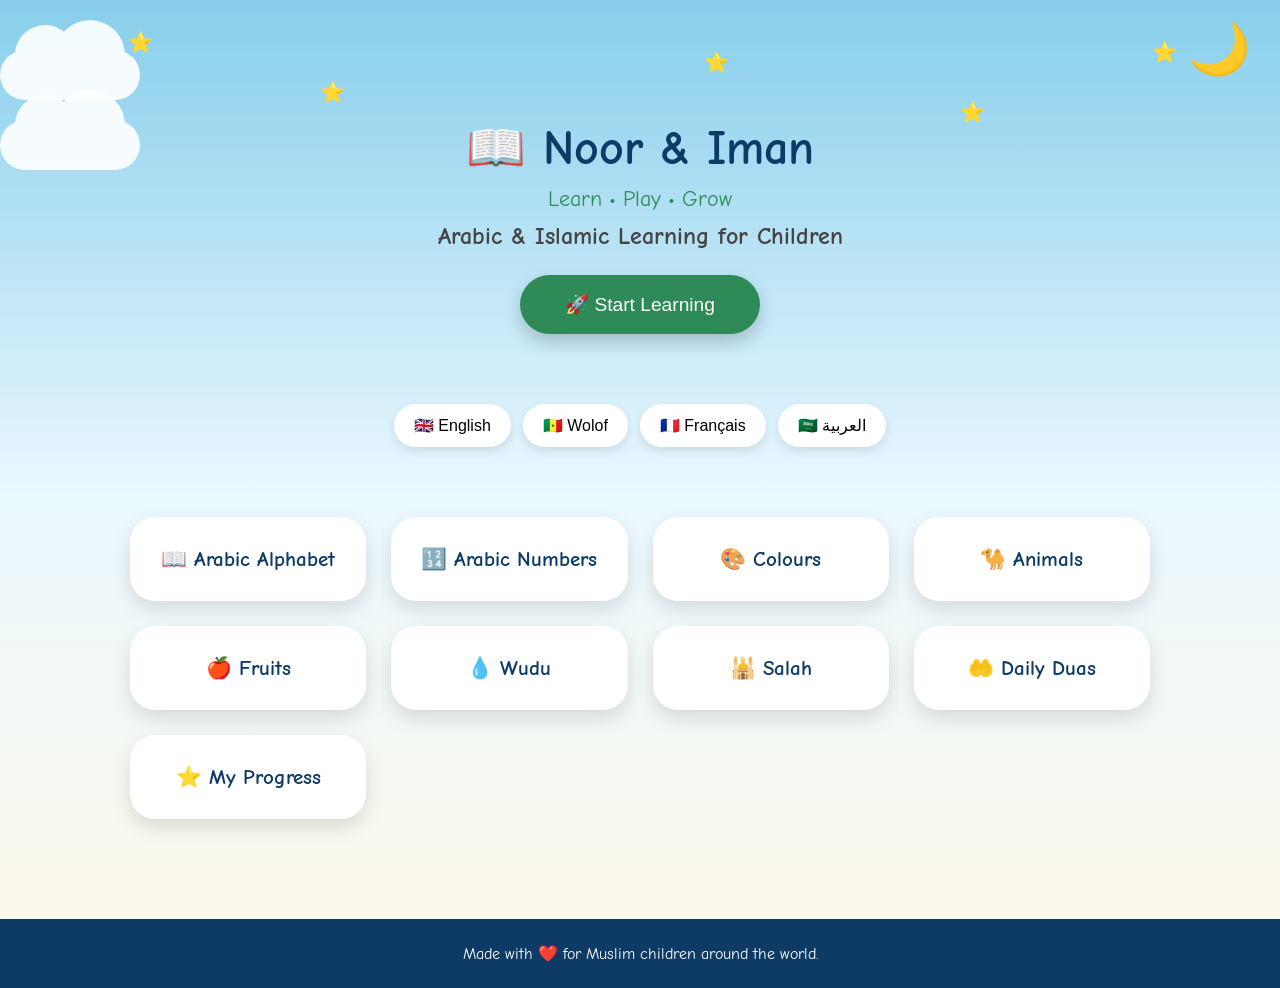
<file: index.html>
<!DOCTYPE html>
<html lang="en">
<head>
<meta charset="UTF-8">
<meta name="viewport" content="width=device-width, initial-scale=1.0">

<title>Noor & Iman | Learn Arabic with Joy</title>

<link rel="stylesheet" href="style.css">

<link href="https://fonts.googleapis.com/css2?family=Comic+Neue:wght@700&family=Amiri:wght@700&display=swap" rel="stylesheet">
</head>

<body>

<div class="sky">
<div class="cloud cloud1"></div>
<div class="cloud cloud2"></div>

<div class="moon">🌙</div>

<div class="stars">
<span>⭐</span>
<span>⭐</span>
<span>⭐</span>
<span>⭐</span>
<span>⭐</span>
</div>
</div>

<header>

<h1>📖 Noor & Iman</h1>

<p>Learn • Play • Grow</p>

<h2>Arabic & Islamic Learning for Children</h2>

<button class="start-btn" onclick="window.location.href='lessons/alphabet.html'">
🚀 Start Learning
</button>

</header>

<section class="languages">

<button>🇬🇧 English</button>

<button>🇸🇳 Wolof</button>

<button>🇫🇷 Français</button>

<button>🇸🇦 العربية</button>

</section>

<section class="menu">

<div class="card">📖 Arabic Alphabet</div>

<div class="card">🔢 Arabic Numbers</div>

<div class="card">🎨 Colours</div>

<div class="card">🐪 Animals</div>

<div class="card">🍎 Fruits</div>

<div class="card">💧 Wudu</div>

<div class="card">🕌 Salah</div>

<div class="card">🤲 Daily Duas</div>

<div class="card">⭐ My Progress</div>

</section>

<footer>

Made with ❤️ for Muslim children around the world.

</footer>

<script src="script.js"></script>

</body>
</html>
</file>
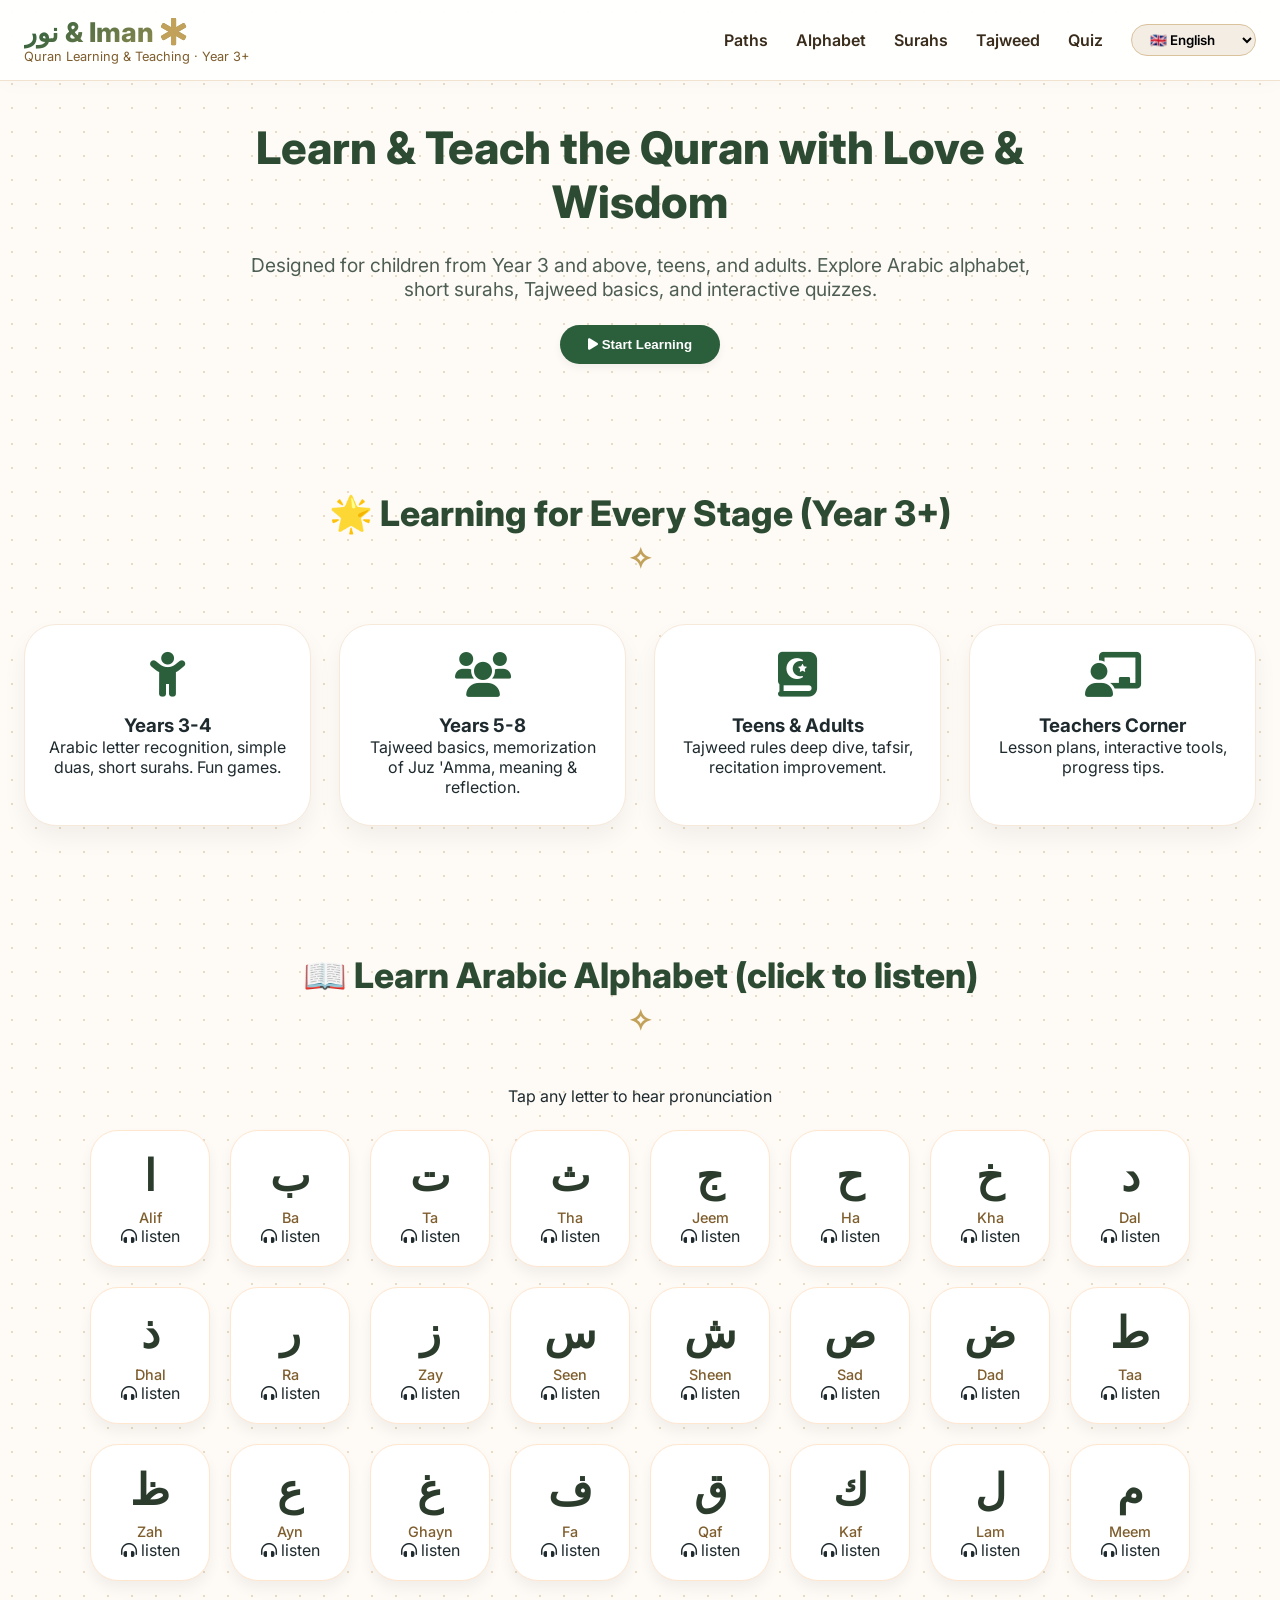
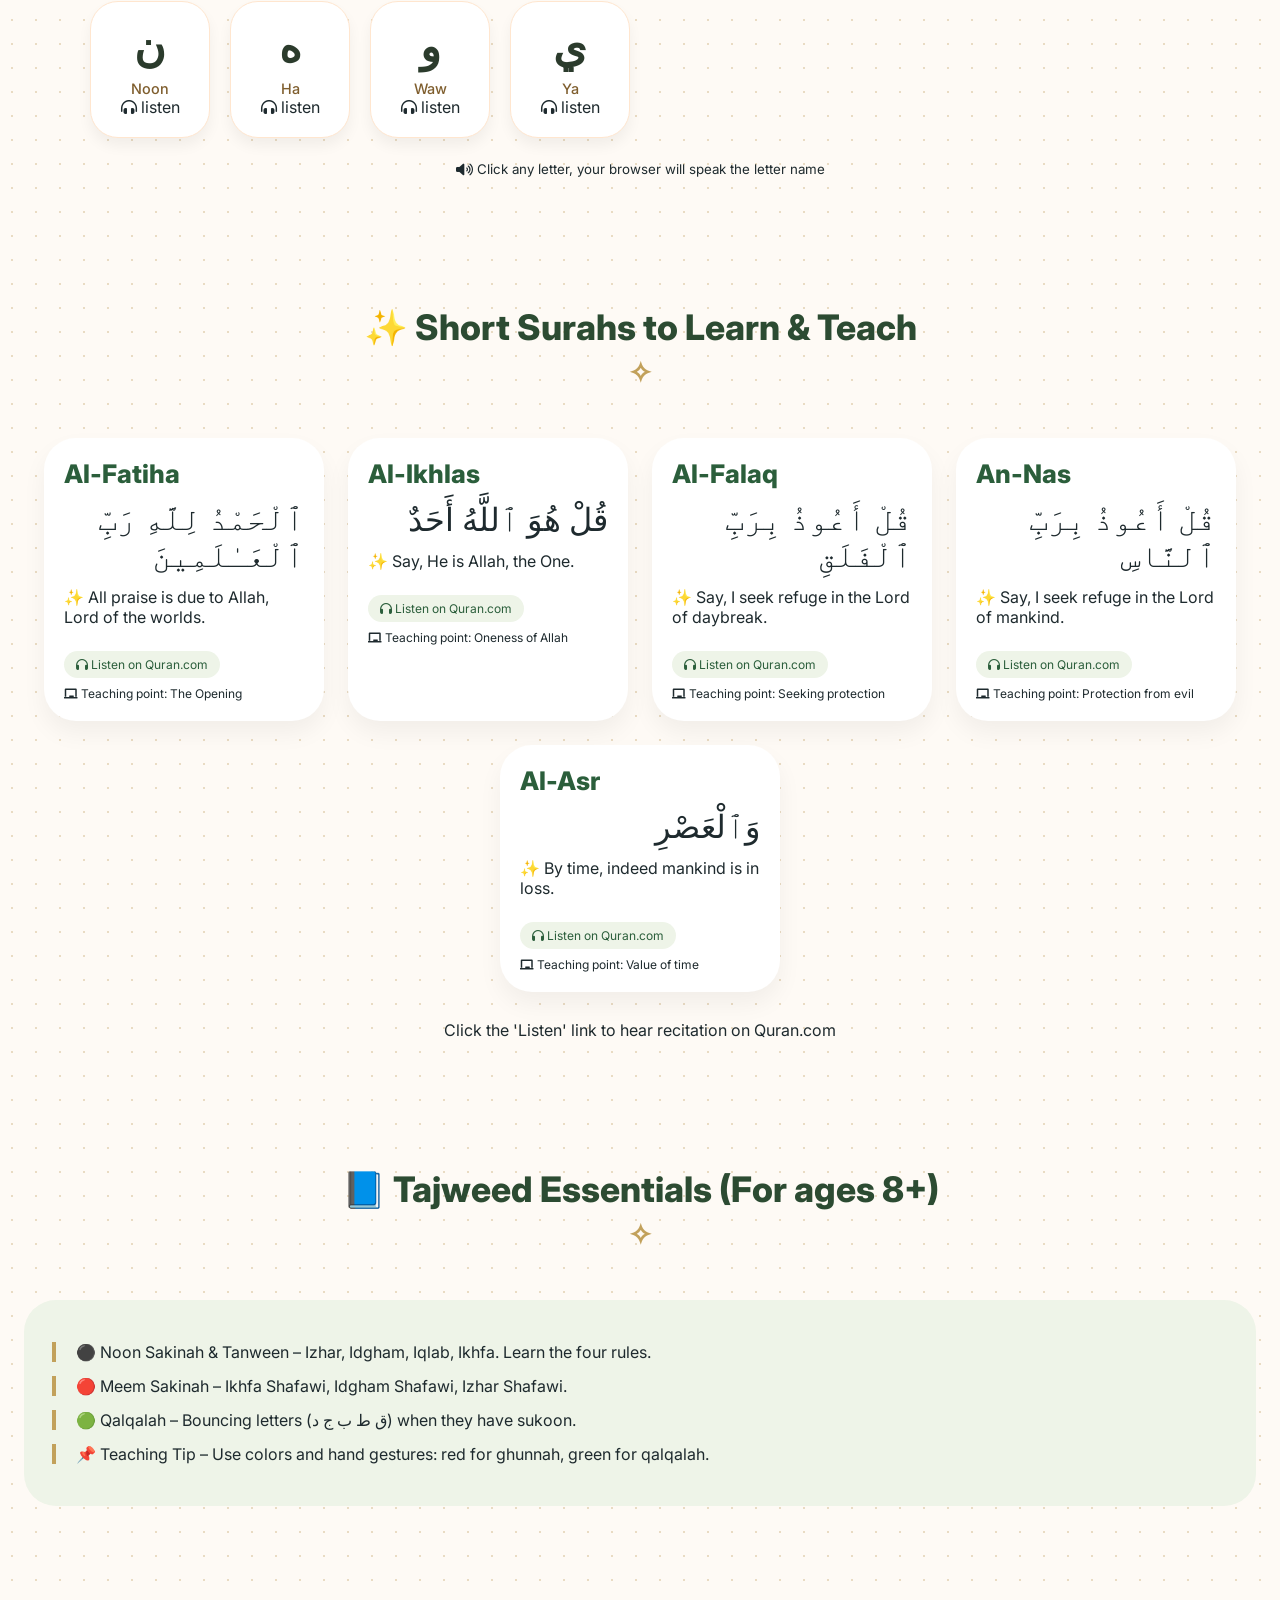
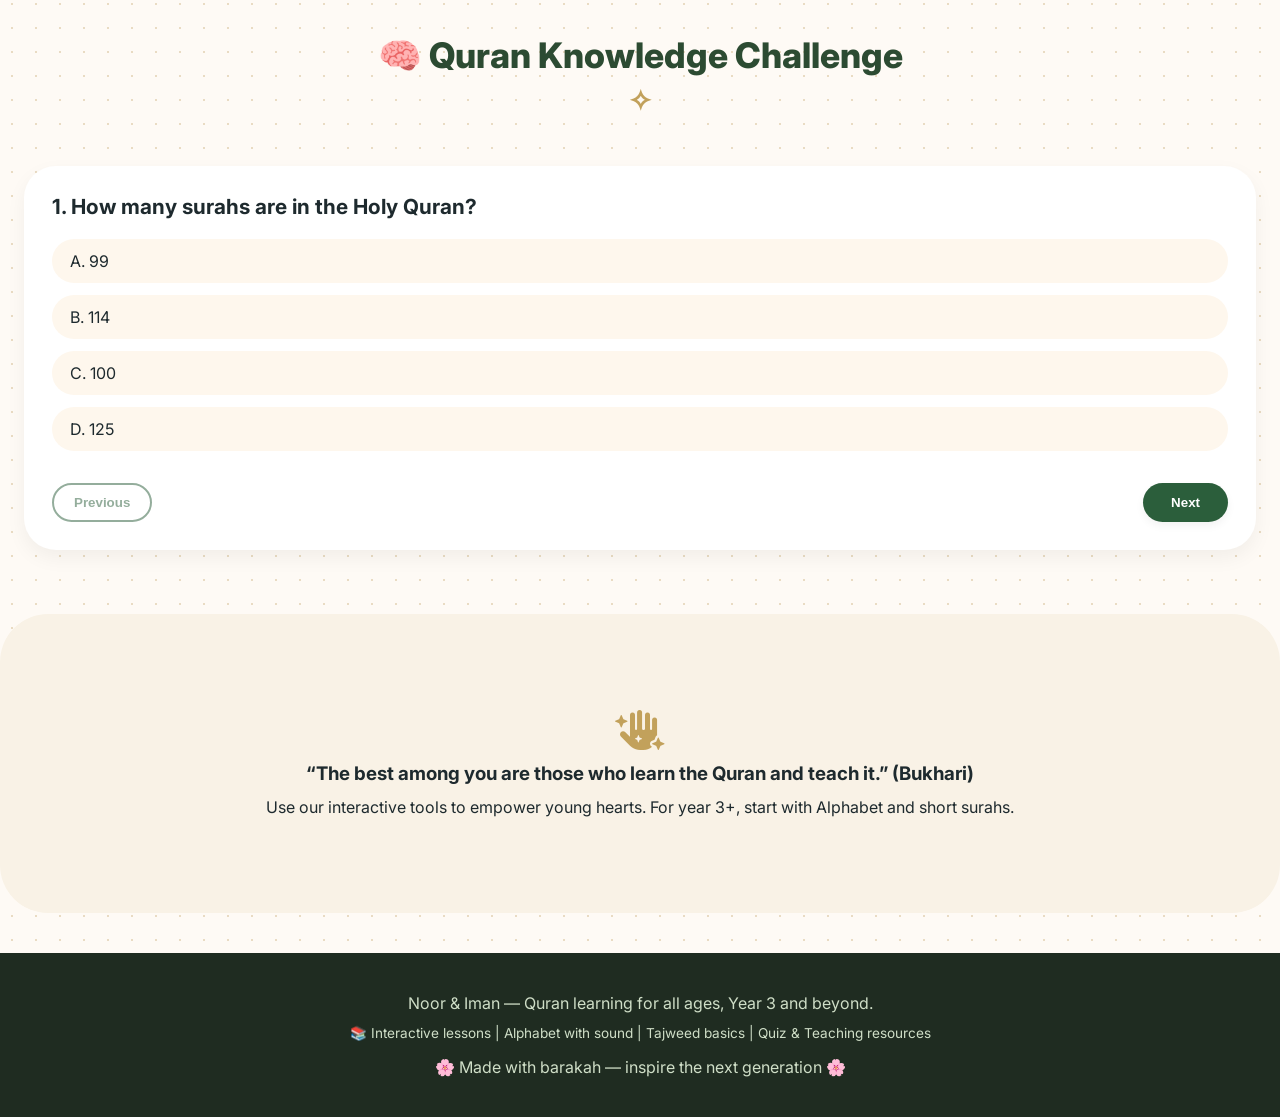
<file: Index.html>
<!DOCTYPE html>
<html lang="en">
<head>
  <meta charset="UTF-8">
  <meta name="viewport" content="width=device-width, initial-scale=1.0, viewport-fit=cover">
  <meta name="description" content="Noor & Iman - Interactive Quran learning platform for Year 3 and above. Arabic alphabet, short surahs, Tajweed, multilingual support (English, Wolof, French, Arabic).">
  <meta name="theme-color" content="#2b5e3b">
  <meta name="apple-mobile-web-app-capable" content="yes">
  <meta name="apple-mobile-web-app-status-bar-style" content="default">
  <meta name="apple-mobile-web-app-title" content="Noor & Iman">
  <link rel="manifest" href="manifest.json">
  <link rel="icon" type="image/png" href="data:image/svg+xml,%3Csvg xmlns='http://www.w3.org/2000/svg' viewBox='0 0 100 100'%3E%3Ccircle cx='50' cy='50' r='45' fill='%232b5e3b'/%3E%3Ctext x='50' y='70' font-size='50' text-anchor='middle' fill='white' font-family='Arial'%3Eن%3C/text%3E%3C/svg%3E">
  <title>Noor & Iman – Learn Quran with Light & Faith</title>
  <link href="https://fonts.googleapis.com/css2?family=Inter:opsz,wght@14..32,300;14..32,400;14..32,600;14..32,700;14..32,800&display=swap" rel="stylesheet">
  <link rel="stylesheet" href="https://cdnjs.cloudflare.com/ajax/libs/font-awesome/6.0.0-beta3/css/all.min.css">
  <style>
    * { margin: 0; padding: 0; box-sizing: border-box; }
    body { font-family: 'Inter', sans-serif; background: #fefaf5; color: #1e2a2e; scroll-behavior: smooth; }
    .bg-pattern { background-image: radial-gradient(#e9dbc3 1.2px, transparent 1.2px); background-size: 24px 24px; }
    .container { max-width: 1280px; margin: 0 auto; padding: 0 24px; }
    header { background: #ffffffdd; backdrop-filter: blur(12px); box-shadow: 0 4px 20px rgba(0,0,0,0.02); position: sticky; top: 0; z-index: 100; border-bottom: 1px solid #f0e2cf; }
    .navbar { display: flex; flex-wrap: wrap; align-items: center; justify-content: space-between; padding: 16px 0; gap: 16px; }
    .logo h1 { font-size: 1.7rem; font-weight: 800; background: linear-gradient(135deg, #2b5e3b, #c2a15b); -webkit-background-clip: text; background-clip: text; color: transparent; }
    .logo span { font-size: 0.8rem; color: #7f5e2e; display: block; }
    .nav-links { display: flex; gap: 28px; flex-wrap: wrap; align-items: center; }
    .nav-links a { text-decoration: none; font-weight: 600; color: #3a2c1b; transition: 0.2s; }
    .nav-links a:hover { color: #2b5e3b; border-bottom: 2px solid #c2a15b; }
    .lang-selector { background: #f3ede4; border: 1px solid #dac29c; border-radius: 40px; padding: 6px 14px; font-weight: 600; font-family: inherit; cursor: pointer; }
    .btn-primary { background: #2b5e3b; color: white; border: none; padding: 12px 28px; border-radius: 40px; font-weight: 600; cursor: pointer; transition: 0.2s; box-shadow: 0 4px 8px rgba(0,0,0,0.05); }
    .btn-primary:hover { background: #1f452c; transform: translateY(-2px); }
    .btn-outline { background: transparent; border: 2px solid #2b5e3b; padding: 8px 20px; border-radius: 40px; font-weight: 600; color: #2b5e3b; cursor: pointer; }
    section { padding: 64px 0; }
    .section-title { font-size: 2.2rem; font-weight: 800; text-align: center; margin-bottom: 48px; color: #2c4b32; position: relative; }
    .section-title:after { content: "✧"; display: block; font-size: 1.8rem; color: #c2a15b; margin-top: 6px; }
    .age-grid { display: flex; flex-wrap: wrap; gap: 28px; justify-content: center; }
    .age-card { background: white; border-radius: 32px; padding: 28px 20px; flex: 1; min-width: 220px; text-align: center; box-shadow: 0 12px 24px rgba(0,0,0,0.05); border: 1px solid #f7e9da; }
    .age-card i { font-size: 2.8rem; color: #2b5e3b; margin-bottom: 16px; }
    .alphabet-grid { display: grid; grid-template-columns: repeat(auto-fill, minmax(100px, 120px)); gap: 20px; justify-content: center; margin-top: 20px; }
    .letter-card { background: white; border-radius: 28px; padding: 20px 8px; text-align: center; box-shadow: 0 8px 14px rgba(0,0,0,0.05); cursor: pointer; transition: 0.2s; border: 1px solid #ffe6cf; }
    .letter-card:hover { transform: scale(1.02); background: #fff9f0; }
    .arabic-letter { font-size: 2.7rem; font-weight: 600; font-family: 'Segoe UI', 'Amiri', 'Noto Sans Arabic', serif; margin-bottom: 8px; color: #2b3b2c; }
    .translit { font-size: 0.9rem; font-weight: 500; color: #7f5e2e; }
    .surah-grid { display: flex; flex-wrap: wrap; gap: 24px; justify-content: center; }
    .surah-card { background: white; border-radius: 32px; padding: 20px; width: 280px; box-shadow: 0 12px 24px rgba(0,0,0,0.05); position: relative; }
    .surah-name { font-size: 1.6rem; font-weight: 800; color: #2b5e3b; }
    .surah-arabic { font-size: 2rem; font-family: 'Amiri', 'Noto Sans Arabic', serif; margin: 12px 0; direction: rtl; }
    .audio-link { margin-top: 12px; display: inline-block; background: #eef4e8; padding: 6px 12px; border-radius: 40px; font-size: 0.75rem; color: #2b5e3b; text-decoration: none; }
    .tajweed-box { background: #eef4e8; border-radius: 32px; padding: 28px; }
    .rule-item { margin: 14px 0; padding-left: 20px; border-left: 4px solid #c2a15b; }
    .quiz-container { background: white; border-radius: 32px; padding: 28px; box-shadow: 0 8px 20px rgba(0,0,0,0.05); }
    .question { font-weight: 700; font-size: 1.3rem; margin-bottom: 20px; }
    .option { display: block; margin: 12px 0; background: #fef7ed; padding: 12px 18px; border-radius: 60px; cursor: pointer; transition: 0.1s; }
    .option.selected { background: #c2a15b40; border: 1px solid #c2a15b; }
    footer { background: #1f2c21; color: #cfdec7; padding: 40px 0; text-align: center; }
    @media (max-width: 780px) { .navbar { flex-direction: column; } .section-title { font-size: 1.8rem; } }
    .install-banner { display: none; background: #2b5e3b; color: white; text-align: center; padding: 10px; cursor: pointer; }
  </style>
</head>
<body class="bg-pattern">
<div id="installBanner" class="install-banner" style="display: none;">📱 Install App: Add Noor & Iman to your home screen ➕</div>
<header>
  <div class="container">
    <div class="navbar">
      <div class="logo"><h1>نور & Iman <i class="fas fa-star-of-life" style="color:#c2a15b;"></i></h1><span data-i18n="logo_sub">Quran Learning & Teaching · Year 3+</span></div>
      <div class="nav-links">
        <a href="#age-paths" data-i18n="nav_paths">Paths</a>
        <a href="#alphabet" data-i18n="nav_alphabet">Alphabet</a>
        <a href="#surahs" data-i18n="nav_surahs">Surahs</a>
        <a href="#tajweed" data-i18n="nav_tajweed">Tajweed</a>
        <a href="#quiz" data-i18n="nav_quiz">Quiz</a>
        <select id="languageSwitcher" class="lang-selector">
          <option value="en">🇬🇧 English</option><option value="wo">🇸🇳 Wolof</option><option value="fr">🇫🇷 Français</option><option value="ar">🇸🇦 العربية</option>
        </select>
      </div>
    </div>
  </div>
</header>
<main>
  <section style="padding-top: 40px;"><div class="container"><div style="text-align: center; max-width: 800px; margin: 0 auto;">
    <h2 style="font-size: 2.8rem; font-weight: 800; color: #2c4b32;" data-i18n="hero_title">Learn & Teach the Quran with Love & Wisdom</h2>
    <p style="font-size: 1.2rem; margin: 24px 0; color: #4e5e54;" data-i18n="hero_desc">Designed for children from Year 3 and above, teens, and adults. Explore Arabic alphabet, short surahs, Tajweed basics, and interactive quizzes.</p>
    <button class="btn-primary" onclick="document.getElementById('alphabet').scrollIntoView({behavior:'smooth'})"><i class="fas fa-play"></i> <span data-i18n="start_btn">Start Learning</span></button>
  </div></div></section>

  <section id="age-paths"><div class="container"><div class="section-title" data-i18n="age_title">🌟 Learning for Every Stage (Year 3+)</div><div class="age-grid" id="ageGrid"></div></div></section>
  <section id="alphabet"><div class="container"><div class="section-title" data-i18n="alphabet_title">📖 Learn Arabic Alphabet</div><p style="text-align: center; margin-bottom: 24px;" data-i18n="alphabet_desc">Tap any letter to hear pronunciation — perfect for young learners and beginners</p><div class="alphabet-grid" id="alphabetGrid"></div><div style="text-align: center; margin-top: 20px;"><small><i class="fas fa-volume-up"></i> <span data-i18n="alphabet_hint">Click any letter, your browser will speak the letter name</span></small></div></div></section>
  <section id="surahs"><div class="container"><div class="section-title" data-i18n="surahs_title">✨ Short Surahs to Learn & Teach</div><div class="surah-grid" id="surahGrid"></div><div style="margin-top: 28px; text-align: center;" data-i18n="surahs_note"><i class="fas fa-head-side-cough"></i> Click the "Listen" link to hear recitation on Quran.com</div></div></section>
  <section id="tajweed"><div class="container"><div class="section-title" data-i18n="tajweed_title">📘 Tajweed Essentials (For ages 8+)</div><div id="tajweedBox"></div></div></section>
  <section id="quiz"><div class="container"><div class="section-title" data-i18n="quiz_title">🧠 Quran Knowledge Challenge</div><div class="quiz-container" id="quizContainer"></div></div></section>
  <section style="background: #f9f2e6; border-radius: 48px; margin: 0 0 40px 0;"><div class="container" style="padding: 32px 0;"><div style="text-align: center;">
    <i class="fas fa-hand-sparkles" style="font-size: 2.5rem; color:#c2a15b;"></i>
    <h3 style="margin: 12px 0;" data-i18n="hadith">“The best among you are those who learn the Quran and teach it.” (Bukhari)</h3>
    <p style="margin-top: 12px;" data-i18n="footer_encourage">Use our interactive tools to empower young hearts. For year 3+, start with Alphabet and short surahs.</p>
  </div></div></section>
</main>
<footer><div class="container"><p data-i18n="footer_line1"><i class="fas fa-mosque"></i> Noor & Iman — Quran learning for all ages, Year 3 and beyond.</p><p style="margin-top: 12px; font-size: 0.85rem;" data-i18n="footer_line2">📚 Interactive lessons | Alphabet with sound | Tajweed basics | Quiz & Teaching resources</p><p style="margin-top: 16px;" data-i18n="footer_line3">🌸 Made with barakah — inspire the next generation 🌸</p></div></footer>

<script>
  // ------------------------ MULTILINGUAL DATA (EN, WO, FR, AR) ------------------------
  const translations = {
    en: {
      logo_sub: "Quran Learning & Teaching · Year 3+", nav_paths: "Paths", nav_alphabet: "Alphabet", nav_surahs: "Surahs", nav_tajweed: "Tajweed", nav_quiz: "Quiz",
      hero_title: "Learn & Teach the Quran with Love & Wisdom", hero_desc: "Designed for children from Year 3 and above, teens, and adults. Explore Arabic alphabet, short surahs, Tajweed basics, and interactive quizzes.",
      start_btn: "Start Learning", age_title: "🌟 Learning for Every Stage (Year 3+)", alphabet_title: "📖 Learn Arabic Alphabet (click to listen)", alphabet_desc: "Tap any letter to hear pronunciation", alphabet_hint: "Click any letter, your browser will speak the letter name",
      surahs_title: "✨ Short Surahs to Learn & Teach", surahs_note: "Click the 'Listen' link to hear recitation on Quran.com", tajweed_title: "📘 Tajweed Essentials (For ages 8+)", quiz_title: "🧠 Quran Knowledge Challenge",
      hadith: "“The best among you are those who learn the Quran and teach it.” (Bukhari)", footer_encourage: "Use our interactive tools to empower young hearts. For year 3+, start with Alphabet and short surahs.",
      footer_line1: "Noor & Iman — Quran learning for all ages, Year 3 and beyond.", footer_line2: "📚 Interactive lessons | Alphabet with sound | Tajweed basics | Quiz & Teaching resources", footer_line3: "🌸 Made with barakah — inspire the next generation 🌸",
      listen: "listen", teaching_point: "Teaching point", audio_listen: "Listen on Quran.com",
      ageCards: [
        { title: "Years 3-4", text: "Arabic letter recognition, simple duas, short surahs. Fun games.", icon: "fa-child" },
        { title: "Years 5-8", text: "Tajweed basics, memorization of Juz 'Amma, meaning & reflection.", icon: "fa-users" },
        { title: "Teens & Adults", text: "Tajweed rules deep dive, tafsir, recitation improvement.", icon: "fa-book-quran" },
        { title: "Teachers Corner", text: "Lesson plans, interactive tools, progress tips.", icon: "fa-chalkboard-user" }
      ],
      tajweedRules: ["⚫ Noon Sakinah & Tanween – Izhar, Idgham, Iqlab, Ikhfa. Learn the four rules.", "🔴 Meem Sakinah – Ikhfa Shafawi, Idgham Shafawi, Izhar Shafawi.", "🟢 Qalqalah – Bouncing letters (ق ط ب ج د) when they have sukoon.", "📌 Teaching Tip – Use colors and hand gestures: red for ghunnah, green for qalqalah."],
      quizQuestions: [{ text: "How many surahs are in the Holy Quran?", options: ["99","114","100","125"], correct:1 },{ text: "Which is the first surah in the Quran?", options: ["Al-Baqarah","An-Nas","Al-Fatiha","Al-Ikhlas"], correct:2 },{ text: "What is the language of the Quran?", options: ["Urdu","English","Arabic","Persian"], correct:2 }],
      quiz: { prev:"Previous", next:"Next", finish:"Finish Quiz", completed:"Quiz completed! 🎉", score:"Your score:", review:"Review answers and try again!", restart:"Restart Quiz", feedbackEmpty:"⚠️ Please select an answer." }
    },
    wo: {
      logo_sub: "Jangal Quran & Yombal · Atu 3 ba kawe", nav_paths: "Bërëb", nav_alphabet: "Alif-baa", nav_surahs: "Sura yi", nav_tajweed: "Tajweed", nav_quiz: "Ƴàq",
      hero_title: "Jangal ak Yombal Qur'aana ci Mbóttel ak Xam-xam", hero_desc: "Maɲ naa ngir xale yu fukk at 3 ba kawe, ay dëkk ak njaboot. Xam alif-baa, sura yu tuuti, Tajweed, ak ay ƴàq.",
      start_btn: "Tàggal Jangal", age_title: "🌟 Jangal bu nekk ci tàkk yu bari (At 3+)", alphabet_title: "📖 Xamal Alif-baa", alphabet_desc: "Tàqalala xarala bi ngir tegg ajiinu", alphabet_hint: "Tàqalala xarala bi, jëfandikoo baatukaay bu waxtaan bi.",
      surahs_title: "✨ Sura yu tuuti ngir jangal ak yombal", surahs_note: "Tàqal li 'Waxtaan' ngir tegg ajiinu ci Quran.com", tajweed_title: "📘 Lu bari ci Tajweed", quiz_title: "🧠 Mbóttel gëst ci Qur'aana",
      hadith: "“Moo baax ci ñeent mooy jangal Qur'aana te yombal.”", footer_encourage: "Jëfandikoo ay nosukaay yi ngir mbokkale xol yu ndaw.", footer_line1: "Noor & Iman — Jangal Qur'aana ngir at yu bari", footer_line2: "📚 Jàngale yu ci yaatu | Alif-baa | Tajweed | Quiz", footer_line3: "🌸 Soppaliku barakah — njàngale weer bi ñuy am 🌸",
      listen: "waxtaan", teaching_point: "Ndar gi", audio_listen: "Waxtaan ci Quran.com",
      ageCards: [{ title:"At 3-4", text:"Xamal xarala alif-baa, gaawu, sura yu tuuti.", icon:"fa-child"},{ title:"At 5-8", text:"Tajweed jëmb, jàngale Juz 'Amma.", icon:"fa-users"},{ title:"Dëkk ak Njaboot", text:"Tajweed gënna ci gàncax, tafsir.", icon:"fa-book-quran"},{ title:"Jàngalekat yi", text:"Jëfandikoo ay nosukaay, ay tàggat.", icon:"fa-chalkboard-user"}],
      tajweedRules: ["⚫ Noon Sakinah ak Tanween – Izhar, Idgham, Iqlab, Ikhfa.","🔴 Meem Sakinah – Ikhfa Shafawi, Idgham Shafawi, Izhar Shafawi.","🟢 Qalqalah – Xarala yi day bagg (ق ط ب ج د).","📌 Ndar gi – Jëfandikoo melo ak ker: cer ngir ghunnah, werwet ngir qalqalah."],
      quizQuestions: [{ text:"Suura yooñ ci Qur'aana jii ñetti fukki ak ñeent (114) ?", options:["99","114","100","125"], correct:1},{ text:"Suura bu njëkk ci Qur'aana?", options:["Al-Baqarah","An-Nas","Al-Fatiha","Al-Ikhlas"], correct:2},{ text:"Lànk gu Qur'aana?", options:["Urdu","English","Arabic","Persian"], correct:2}],
      quiz: { prev:"Fanaan", next:"Ŋaaw", finish:"Fanaan Ƴàq bi", completed:"Ƴàq bi nu xam! 🎉", score:"Sàrt bi:", review:"Waxtaan ba takk ay jawaab!", restart:"Tàmbalee tànni", feedbackEmpty:"⚠️ Jox sa jawaab." }
    },
    fr: {
      logo_sub: "Apprentissage du Coran · Dès 8 ans+", nav_paths: "Parcours", nav_alphabet: "Alphabet", nav_surahs: "Sourates", nav_tajweed: "Tajwid", nav_quiz: "Quiz",
      hero_title: "Apprenez et enseignez le Coran avec Amour et Sagesse", hero_desc: "Conçu pour les enfants à partir de 8 ans, adolescents et adultes. Alphabet arabe, petites sourates, règles de Tajwid et quiz interactifs.",
      start_btn: "Commencer", age_title: "🌟 Apprentissage par âge (dès 8 ans)", alphabet_title: "📖 Apprendre l'alphabet arabe", alphabet_desc: "Cliquez sur une lettre pour écouter la prononciation", alphabet_hint: "Cliquez sur la lettre, le navigateur la prononce.",
      surahs_title: "✨ Petites Sourates à apprendre", surahs_note: "Cliquez sur 'Écouter' pour la récitation sur Quran.com", tajweed_title: "📘 Règles de Tajwid essentielles", quiz_title: "🧠 Quiz sur le Coran",
      hadith: "« Les meilleurs d'entre vous sont ceux qui apprennent le Coran et l'enseignent. » (Boukhari)", footer_encourage: "Utilisez nos outils interactifs pour former les jeunes cœurs.",
      footer_line1: "Noor & Iman — Coran pour tous, dès 8 ans.", footer_line2: "📚 Leçons interactives | Alphabet sonore | Tajwid | Quiz", footer_line3: "🌸 Béni soit celui qui apprend et enseigne 🌸",
      listen: "écouter", teaching_point: "Point pédagogique", audio_listen: "Écouter sur Quran.com",
      ageCards: [{ title:"8-10 ans", text:"Reconnaissance des lettres, invocations simples.", icon:"fa-child"},{ title:"11-14 ans", text:"Tajwid, mémorisation de Juz 'Amma.", icon:"fa-users"},{ title:"Ados & Adultes", text:"Tajwid avancé, tafsir, amélioration de la récitation.", icon:"fa-book-quran"},{ title:"Enseignants", text:"Plans de cours, astuces interactives.", icon:"fa-chalkboard-user"}],
      tajweedRules: ["⚫ Noon Sakinah & Tanween – Izhar, Idgham, Iqlab, Ikhfa.","🔴 Meem Sakinah – Ikhfa Shafawi, Idgham Shafawi, Izhar Shafawi.","🟢 Qalqalah – Lettres qui rebondissent (ق ط ب ج د).","📌 Astuce – Utilisez des couleurs et gestes."],
      quizQuestions: [{ text:"Combien de sourates dans le Coran ?", options:["99","114","100","125"], correct:1},{ text:"Quelle est la première sourate ?", options:["Al-Baqarah","An-Nas","Al-Fatiha","Al-Ikhlas"], correct:2},{ text:"Langue du Coran ?", options:["Urdu","Anglais","Arabe","Persan"], correct:2}],
      quiz: { prev:"Précédent", next:"Suivant", finish:"Terminer", completed:"Quiz terminé ! 🎉", score:"Votre score :", review:"Revoyez vos réponses.", restart:"Recommencer", feedbackEmpty:"⚠️ Veuillez sélectionner une réponse." }
    },
    ar: {
      logo_sub: "تعليم القرآن وتعلمه · من الصف الثالث فما فوق", nav_paths: "المسارات", nav_alphabet: "الحروف", nav_surahs: "السور", nav_tajweed: "التجويد", nav_quiz: "اختبار",
      hero_title: "تعلم وعلم القرآن بالحب والحكمة", hero_desc: "مصمم للأطفال من سن 8 سنوات فما فوق، والمراهقين والبالغين. استكشف الحروف العربية، السور القصيرة، قواعد التجويد، والاختبارات التفاعلية.",
      start_btn: "ابدأ التعلم", age_title: "🌟 التعلم لكل مرحلة (من 8 سنوات+)", alphabet_title: "📖 تعلم الحروف العربية", alphabet_desc: "اضغط على أي حرف لسماع النطق", alphabet_hint: "انقر على الحرف، سينطقه المتصفح.",
      surahs_title: "✨ سور قصيرة للتعلم والتعليم", surahs_note: "انقر على 'استمع' لسماع التلاوة على Quran.com", tajweed_title: "📘 أساسيات التجويد (من 8 سنوات+)", quiz_title: "🧠 تحدي معرفة القرآن",
      hadith: "خيركم من تعلم القرآن وعلمه (رواه البخاري)", footer_encourage: "استخدم أدواتنا التفاعلية لتمكين القلوب الصغيرة.",
      footer_line1: "نور وإيمان — تعليم القرآن لجميع الأعمار، من 8 سنوات فما فوق", footer_line2: "📚 دروس تفاعلية | الحروف بالصوت | تجويد | اختبارات", footer_line3: "🌸 عمل مبارك — ألهم الجيل القادم 🌸",
      listen: "استمع", teaching_point: "نقطة تعليمية", audio_listen: "استمع على Quran.com",
      ageCards: [{ title:"سنوات 3-4", text:"تعرف على الحروف، أدعية بسيطة، سور قصيرة.", icon:"fa-child"},{ title:"سنوات 5-8", text:"أساسيات التجويد، حفظ جزء عم.", icon:"fa-users"},{ title:"مراهقون وكبار", text:"قواعد التجويد المتقدمة، تفسير.", icon:"fa-book-quran"},{ title:"ركن المعلم", text:"خطط الدروس، أدوات تفاعلية.", icon:"fa-chalkboard-user"}],
      tajweedRules: ["⚫ النون الساكنة والتنوين – الإظهار والإدغام والإقلاب والإخفاء","🔴 الميم الساكنة – الإخفاء الشفوي والإدغام الشفوي والإظهار الشفوي","🟢 القلقلة – الحروف (ق ط ب ج د) عند السكون","📌 نصيحة – استخدم الألوان والإشارات: الأحمر للغنة، الأخضر للقلقلة"],
      quizQuestions: [{ text:"كم سورة في القرآن الكريم؟", options:["99","114","100","125"], correct:1},{ text:"ما أول سورة في القرآن؟", options:["البقرة","الناس","الفاتحة","الإخلاص"], correct:2},{ text:"ما لغة القرآن؟", options:["الأردية","الإنجليزية","العربية","الفارسية"], correct:2}],
      quiz: { prev:"السابق", next:"التالي", finish:"إنهاء", completed:"اكتمل الاختبار! 🎉", score:"نتيجتك:", review:"راجع إجاباتك وحاول مرة أخرى", restart:"إعادة الاختبار", feedbackEmpty:"⚠️ الرجاء اختيار إجابة قبل المتابعة." }
    }
  };

  let currentLang = 'en';
  const arabicLetters = [
    { letter: "ا", name: "Alif", pron: "Alif" }, { letter: "ب", name: "Ba", pron: "Ba" }, { letter: "ت", name: "Ta", pron: "Ta" },
    { letter: "ث", name: "Tha", pron: "Tha" }, { letter: "ج", name: "Jeem", pron: "Jeem" }, { letter: "ح", name: "Ha", pron: "Ha" },
    { letter: "خ", name: "Kha", pron: "Kha" }, { letter: "د", name: "Dal", pron: "Dal" }, { letter: "ذ", name: "Dhal", pron: "Dhal" },
    { letter: "ر", name: "Ra", pron: "Ra" }, { letter: "ز", name: "Zay", pron: "Zay" }, { letter: "س", name: "Seen", pron: "Seen" },
    { letter: "ش", name: "Sheen", pron: "Sheen" }, { letter: "ص", name: "Sad", pron: "Sad" }, { letter: "ض", name: "Dad", pron: "Dad" },
    { letter: "ط", name: "Taa", pron: "Taa" }, { letter: "ظ", name: "Zah", pron: "Zah" }, { letter: "ع", name: "Ayn", pron: "Ayn" },
    { letter: "غ", name: "Ghayn", pron: "Ghayn" }, { letter: "ف", name: "Fa", pron: "Fa" }, { letter: "ق", name: "Qaf", pron: "Qaf" },
    { letter: "ك", name: "Kaf", pron: "Kaf" }, { letter: "ل", name: "Lam", pron: "Lam" }, { letter: "م", name: "Meem", pron: "Meem" },
    { letter: "ن", name: "Noon", pron: "Noon" }, { letter: "ه", name: "Ha", pron: "Ha" }, { letter: "و", name: "Waw", pron: "Waw" }, { letter: "ي", name: "Ya", pron: "Ya" }
  ];
  const surahsData = [
    { name: "Al-Fatiha", arabic: "ٱلْحَمْدُ لِلَّهِ رَبِّ ٱلْعَـٰلَمِينَ", translationEn: "All praise is due to Allah, Lord of the worlds.", meaningKeyEn: "The Opening", slug:"al-fatiha" },
    { name: "Al-Ikhlas", arabic: "قُلْ هُوَ ٱللَّهُ أَحَدٌ", translationEn: "Say, He is Allah, the One.", meaningKeyEn: "Oneness of Allah", slug:"al-ikhlas" },
    { name: "Al-Falaq", arabic: "قُلْ أَعُوذُ بِرَبِّ ٱلْفَلَقِ", translationEn: "Say, I seek refuge in the Lord of daybreak.", meaningKeyEn: "Seeking protection", slug:"al-falaq" },
    { name: "An-Nas", arabic: "قُلْ أَعُوذُ بِرَبِّ ٱلنَّاسِ", translationEn: "Say, I seek refuge in the Lord of mankind.", meaningKeyEn: "Protection from evil", slug:"an-nas" },
    { name: "Al-Asr", arabic: "وَٱلْعَصْرِ", translationEn: "By time, indeed mankind is in loss.", meaningKeyEn: "Value of time", slug:"al-asr" }
  ];

  function renderAgeCards() { const container = document.getElementById('ageGrid'); if(!container) return; const cards = translations[currentLang].ageCards; container.innerHTML = cards.map(c => `<div class="age-card"><i class="fas ${c.icon}"></i><h3>${c.title}</h3><p>${c.text}</p></div>`).join(''); }
  function renderTajweed() { const box = document.getElementById('tajweedBox'); if(!box) return; box.innerHTML = `<div class="tajweed-box">${translations[currentLang].tajweedRules.map(r => `<div class="rule-item">${r}</div>`).join('')}</div>`; }
  function renderAlphabet() { const grid = document.getElementById('alphabetGrid'); if(!grid) return; const listenText = translations[currentLang].listen; grid.innerHTML = ''; arabicLetters.forEach(l => { const card = document.createElement('div'); card.className = 'letter-card'; card.innerHTML = `<div class="arabic-letter">${l.letter}</div><div class="translit">${l.name}</div><div class="speak-icon"><i class="fas fa-headphones-alt"></i> ${listenText}</div>`; card.addEventListener('click',()=>{ if('speechSynthesis' in window){ speechSynthesis.cancel(); const utterance = new SpeechSynthesisUtterance(l.pron); utterance.lang='en-US'; utterance.rate=0.9; speechSynthesis.speak(utterance); } else alert("Speech not supported"); }); grid.appendChild(card); }); }
  function renderSurahs() { const container = document.getElementById('surahGrid'); if(!container) return; const teachLabel = translations[currentLang].teaching_point; const audioLabel = translations[currentLang].audio_listen; container.innerHTML = ''; surahsData.forEach(s => { const translation = currentLang === 'fr' ? `✨ ${s.translationEn}` : (currentLang === 'wo' ? `✨ ${s.translationEn}` : `✨ ${s.translationEn}`); container.innerHTML += `<div class="surah-card"><div class="surah-name">${s.name}</div><div class="surah-arabic" dir="rtl">${s.arabic}</div><div class="translation">${translation}</div><div style="margin-top:12px;"><a href="https://quran.com/${s.slug}" target="_blank" class="audio-link"><i class="fas fa-headphones"></i> ${audioLabel}</a></div><div style="font-size:0.75rem; margin-top:8px;"><i class="fas fa-chalkboard"></i> ${teachLabel}: ${s.meaningKeyEn}</div></div>`; }); }
  
  // Quiz logic
  let currentQuizIndex = 0, userAnswers = [-1,-1,-1];
  function renderQuiz() {
    const container = document.getElementById('quizContainer'); if(!container) return;
    const qData = translations[currentLang].quizQuestions; const t = translations[currentLang].quiz;
    if(currentQuizIndex >= qData.length) { let score = userAnswers.reduce((acc,ans,i)=> ans===qData[i].correct ? acc+1:acc,0); container.innerHTML = `<div style="text-align:center;"><i class="fas fa-trophy" style="font-size:3rem;color:#c2a15b;"></i><h3>${t.completed}</h3><p style="font-size:1.4rem;">${t.score} ${score}/${qData.length}</p><p>${t.review}</p><button class="btn-primary" id="restartQuizBtn">${t.restart}</button></div>`; document.getElementById('restartQuizBtn')?.addEventListener('click',()=>{ userAnswers=[-1,-1,-1]; currentQuizIndex=0; renderQuiz(); }); return; }
    const q = qData[currentQuizIndex]; const selected = userAnswers[currentQuizIndex]; let optsHtml = ''; q.options.forEach((opt,idx)=>{ optsHtml += `<div class="option ${selected===idx?'selected':''}" data-opt="${idx}">${String.fromCharCode(65+idx)}. ${opt}</div>`; });
    container.innerHTML = `<div class="question">${currentQuizIndex+1}. ${q.text}</div><div id="quizOptions">${optsHtml}</div><div style="display:flex;justify-content:space-between;margin-top:32px;"><button class="btn-outline" id="prevQuizBtn" ${currentQuizIndex===0?'disabled style="opacity:0.5"':''}>${t.prev}</button><button class="btn-primary" id="nextQuizBtn">${currentQuizIndex===qData.length-1?t.finish:t.next}</button></div><div id="quizFeedbackMsg"></div>`;
    document.querySelectorAll('#quizOptions .option').forEach(opt=>{ opt.addEventListener('click',(e)=>{ const idx=parseInt(opt.dataset.opt); userAnswers[currentQuizIndex]=idx; renderQuiz(); }); });
    document.getElementById('nextQuizBtn')?.addEventListener('click',()=>{ if(userAnswers[currentQuizIndex]===-1){ document.getElementById('quizFeedbackMsg').innerHTML=`<span style="color:#c27803;">${t.feedbackEmpty}</span>`; return; } if(currentQuizIndex===qData.length-1){ currentQuizIndex=qData.length; renderQuiz(); } else { currentQuizIndex++; renderQuiz(); } });
    document.getElementById('prevQuizBtn')?.addEventListener('click',()=>{ if(currentQuizIndex>0){ currentQuizIndex--; renderQuiz(); } });
  }
  function updateStaticTexts(){ document.querySelectorAll('[data-i18n]').forEach(el=>{ const key=el.getAttribute('data-i18n'); if(translations[currentLang][key]) el.innerText=translations[currentLang][key]; }); }
  function refreshAll(){ updateStaticTexts(); renderAgeCards(); renderTajweed(); renderAlphabet(); renderSurahs(); currentQuizIndex=0; userAnswers=[-1,-1,-1]; renderQuiz(); }
  document.getElementById('languageSwitcher').addEventListener('change',(e)=>{ currentLang=e.target.value; refreshAll(); });
  refreshAll();

  // ---------- PWA: Manifest + Service Worker Registration ----------
  const manifestJSON = {
    name: "Noor & Iman - Quran Learning", short_name: "NoorIman", start_url: ".", display: "standalone", theme_color: "#2b5e3b", background_color: "#fefaf5",
    icons: [{ src: "data:image/svg+xml,%3Csvg xmlns='http://www.w3.org/2000/svg' viewBox='0 0 100 100'%3E%3Ccircle cx='50' cy='50' r='45' fill='%232b5e3b'/%3E%3Ctext x='50' y='70' font-size='50' text-anchor='middle' fill='white' font-family='Arial'%3Eن%3C/text%3E%3C/svg%3E", sizes: "any", type: "image/svg+xml" }]
  };
  if(!document.querySelector('#dynamic-manifest')){ const linkManifest = document.createElement('link'); linkManifest.rel='manifest'; linkManifest.href='data:application/manifest+json,'+encodeURIComponent(JSON.stringify(manifestJSON)); document.head.appendChild(linkManifest); }
  if('serviceWorker' in navigator){ navigator.serviceWorker.register('/sw.js').catch(()=>{}); }
  // simple service worker content generation (inline)
  const swCode = `self.addEventListener('install', e=>self.skipWaiting()); self.addEventListener('fetch', e=>e.respondWith(fetch(e.request).catch(()=>caches.match(e.request))));`;
  if(!window.swBlob){ const blob = new Blob([swCode], {type:'application/javascript'}); const url = URL.createObjectURL(blob); navigator.serviceWorker.register(url).catch(e=>console.log("SW not critical")); }
  let deferredPrompt; window.addEventListener('beforeinstallprompt', (e) => { e.preventDefault(); deferredPrompt = e; document.getElementById('installBanner').style.display = 'block'; document.getElementById('installBanner').onclick = () => { deferredPrompt.prompt(); deferredPrompt.userChoice.then(()=>{ document.getElementById('installBanner').style.display='none'; }); }; });
</script>
</body>
</html>
</file>
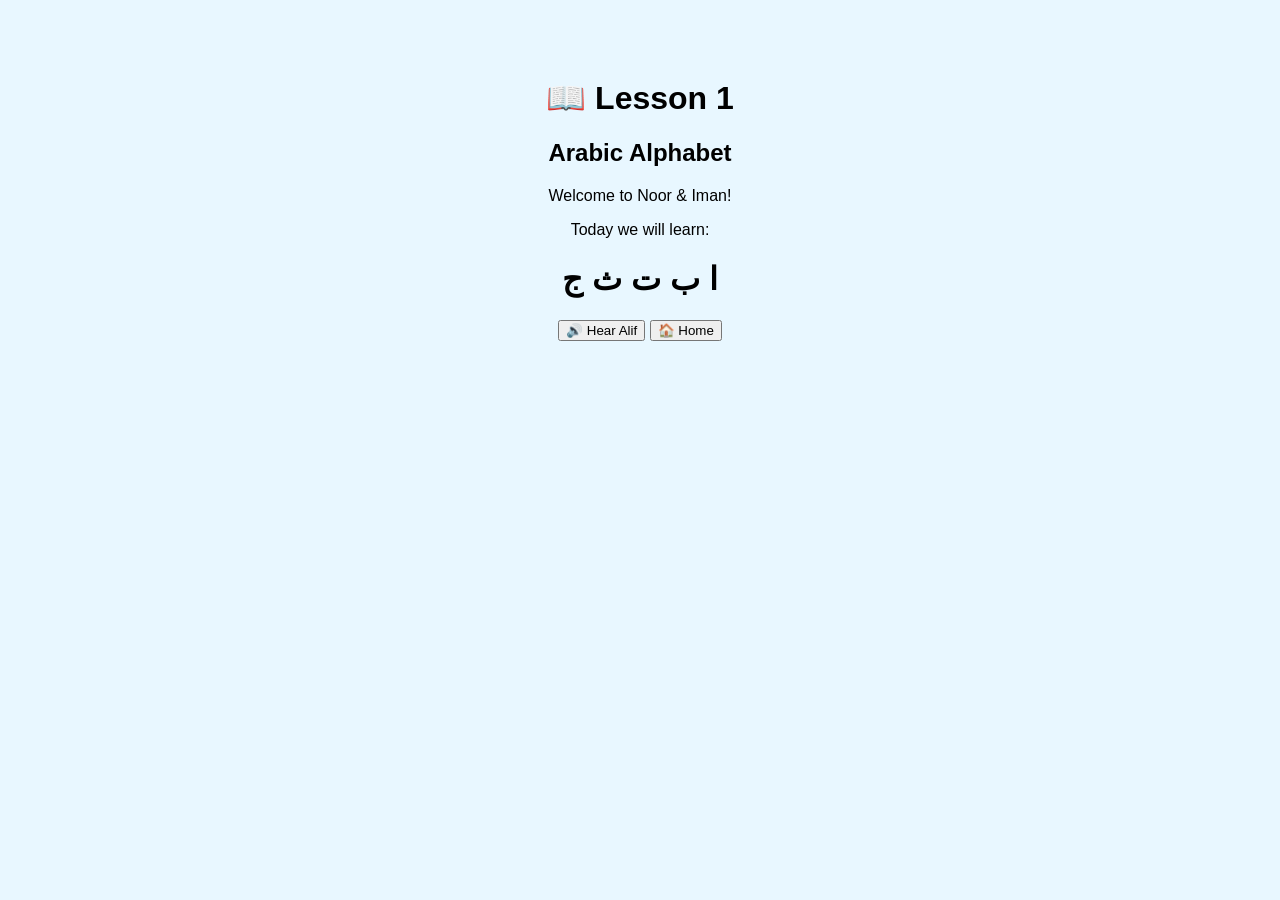
<file: lessons/alphabet.html>
<!DOCTYPE html>
<html lang="en">
<head>
<meta charset="UTF-8">
<meta name="viewport" content="width=device-width, initial-scale=1.0">
<title>Lesson 1</title>
</head>

<body style="font-family:Arial;text-align:center;padding:50px;background:#E8F7FF;">

<h1>📖 Lesson 1</h1>

<h2>Arabic Alphabet</h2>

<p>Welcome to Noor & Iman!</p>

<p>Today we will learn:</p>

<h1>ا ب ت ث ج</h1>
  <button onclick="playLetter('alif')" class="start-btn">
🔊 Hear Alif
</button>

<button onclick="window.location.href='../index.html'">
🏠 Home
</button>
  <script src="../script.js"></script>

</body>
</html>
</file>
<file: style.css>
/* ===========================
   Noor & Iman - style.css
=========================== */

*{
    margin:0;
    padding:0;
    box-sizing:border-box;
}

body{
    font-family:'Comic Neue',sans-serif;
    background:linear-gradient(to bottom,#87CEEB,#EAF8FF,#FFF8E7);
    min-height:100vh;
    overflow-x:hidden;
    color:#0D3B66;
}

/* Sky */

.sky{
    position:fixed;
    top:0;
    left:0;
    width:100%;
    height:260px;
    overflow:hidden;
    z-index:-1;
}

/* Moon */

.moon{
    position:absolute;
    top:20px;
    right:30px;
    font-size:50px;
    animation:glow 3s infinite alternate;
}

@keyframes glow{
from{transform:scale(1);}
to{transform:scale(1.15);}
}

/* Stars */

.stars span{
    position:absolute;
    font-size:20px;
    animation:twinkle 2s infinite;
}

.stars span:nth-child(1){top:30px;left:10%;}
.stars span:nth-child(2){top:80px;left:25%;}
.stars span:nth-child(3){top:50px;left:55%;}
.stars span:nth-child(4){top:100px;left:75%;}
.stars span:nth-child(5){top:40px;left:90%;}

@keyframes twinkle{
0%,100%{opacity:.3;}
50%{opacity:1;}
}

/* Clouds */

.cloud{
    position:absolute;
    width:140px;
    height:50px;
    background:white;
    border-radius:50px;
    opacity:.9;
}

.cloud::before,
.cloud::after{
    content:"";
    position:absolute;
    background:white;
    border-radius:50%;
}

.cloud::before{
    width:60px;
    height:60px;
    left:15px;
    top:-25px;
}

.cloud::after{
    width:70px;
    height:70px;
    right:15px;
    top:-30px;
}

.cloud1{
    top:120px;
    animation:moveCloud 30s linear infinite;
}

.cloud2{
    top:50px;
    animation:moveCloud 45s linear infinite;
}

@keyframes moveCloud{
from{left:-180px;}
to{left:110%;}
}

/* Header */

header{
    text-align:center;
    padding:120px 20px 40px;
}

h1{
    font-size:3rem;
    color:#0D3B66;
}

header p{
    font-size:1.4rem;
    color:#2E8B57;
    margin:10px 0;
}

h2{
    color:#444;
    margin-bottom:25px;
}

/* Button */

.start-btn{
    background:#2E8B57;
    color:white;
    border:none;
    border-radius:50px;
    padding:18px 45px;
    font-size:1.2rem;
    cursor:pointer;
    box-shadow:0 8px 18px rgba(0,0,0,.2);
    transition:.3s;
    animation:pulse 2s infinite;
}

.start-btn:hover{
    background:#3CB371;
    transform:scale(1.05);
}

@keyframes pulse{
0%,100%{transform:scale(1);}
50%{transform:scale(1.05);}
}

/* Languages */

.languages{
    display:flex;
    justify-content:center;
    flex-wrap:wrap;
    gap:12px;
    margin:30px;
}

.languages button{
    border:none;
    padding:12px 20px;
    border-radius:30px;
    background:white;
    cursor:pointer;
    font-size:1rem;
    box-shadow:0 4px 10px rgba(0,0,0,.1);
    transition:.3s;
}

.languages button:hover{
    background:#FFD54F;
}

/* Cards */

.menu{
    display:grid;
    grid-template-columns:repeat(auto-fit,minmax(220px,1fr));
    gap:25px;
    padding:40px;
    max-width:1100px;
    margin:auto;
}

.card{
    background:white;
    border-radius:25px;
    padding:30px;
    text-align:center;
    font-size:1.3rem;
    font-weight:bold;
    cursor:pointer;
    box-shadow:0 8px 20px rgba(0,0,0,.12);
    transition:.3s;
}

.card:hover{
    transform:translateY(-8px) scale(1.04);
    background:#FFF3CD;
}

/* Footer */

footer{
    margin-top:60px;
    background:#0D3B66;
    color:white;
    text-align:center;
    padding:25px;
    font-size:1rem;
}

/* Mobile */

@media(max-width:768px){

h1{
font-size:2.2rem;
}

h2{
font-size:1.2rem;
}

.start-btn{
width:90%;
font-size:1.1rem;
}

.menu{
padding:20px;
}

.card{
font-size:1.1rem;
padding:22px;
}

}
</file>
